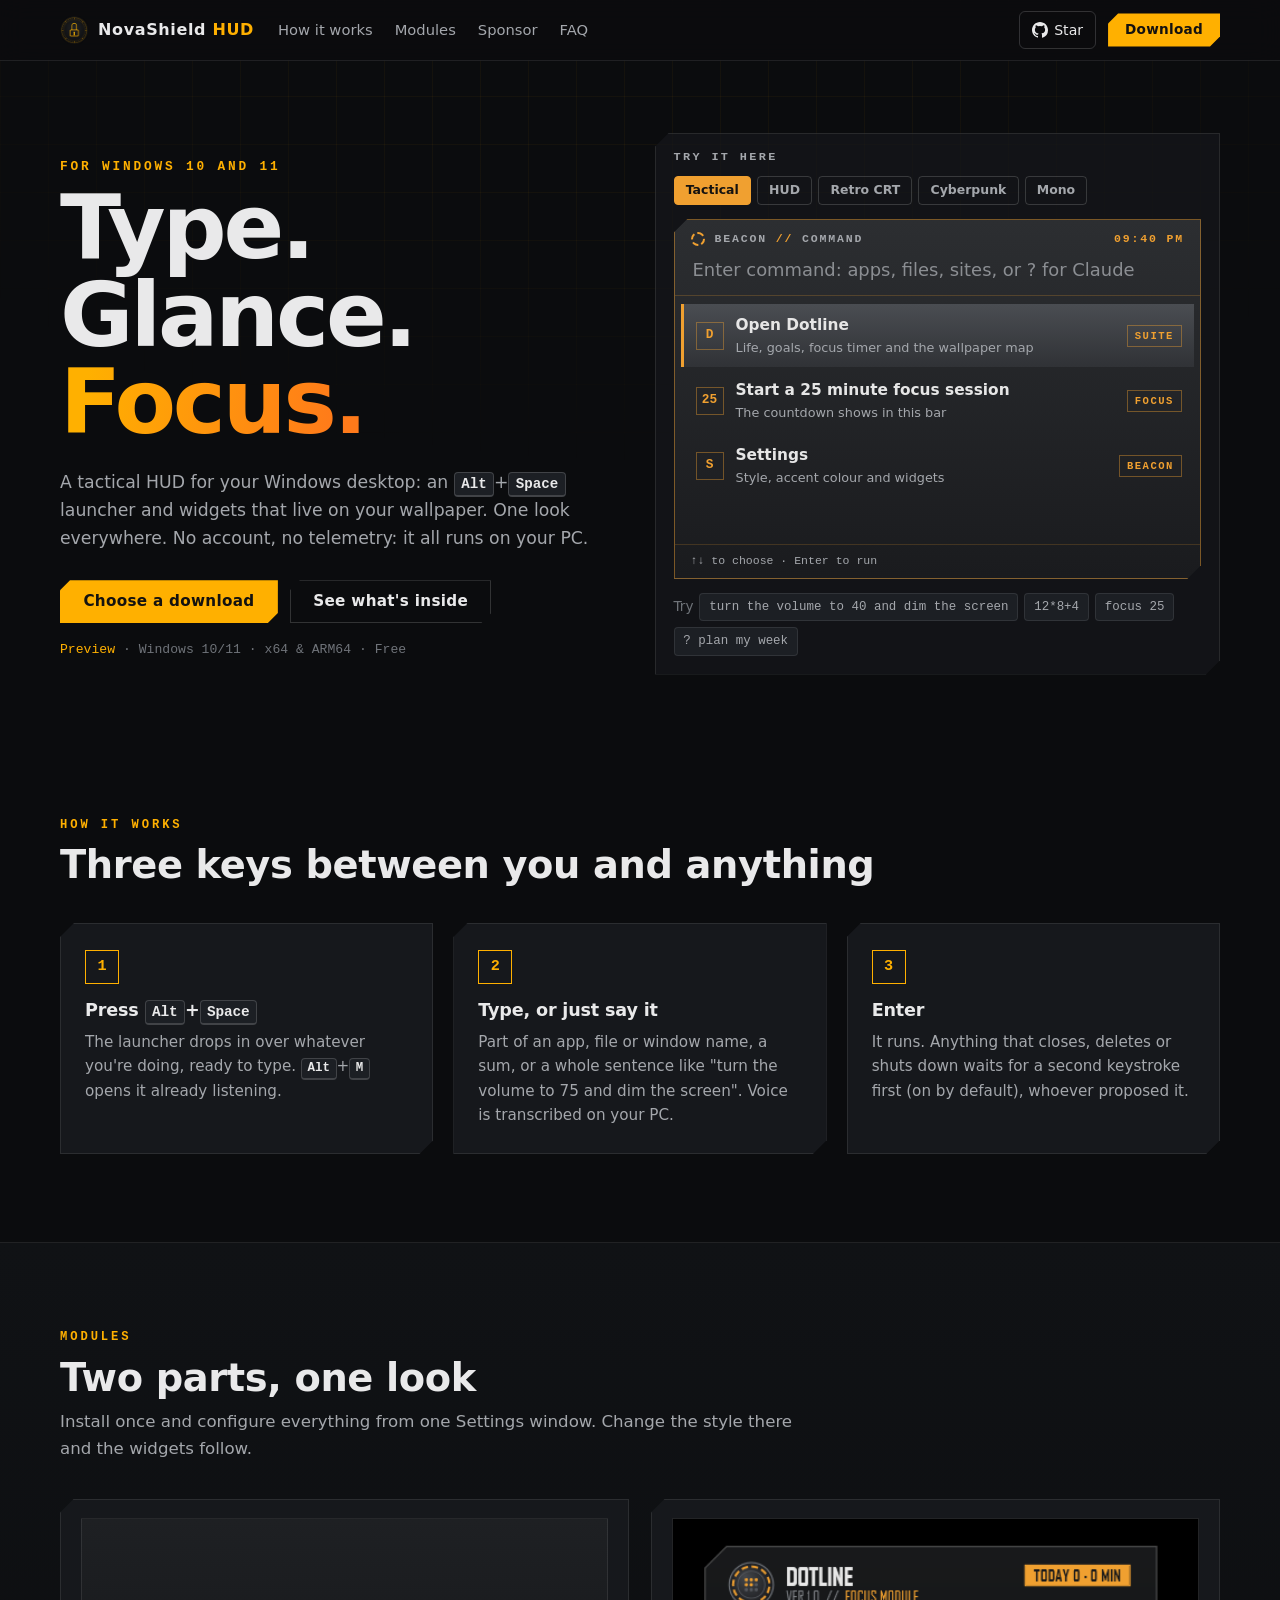
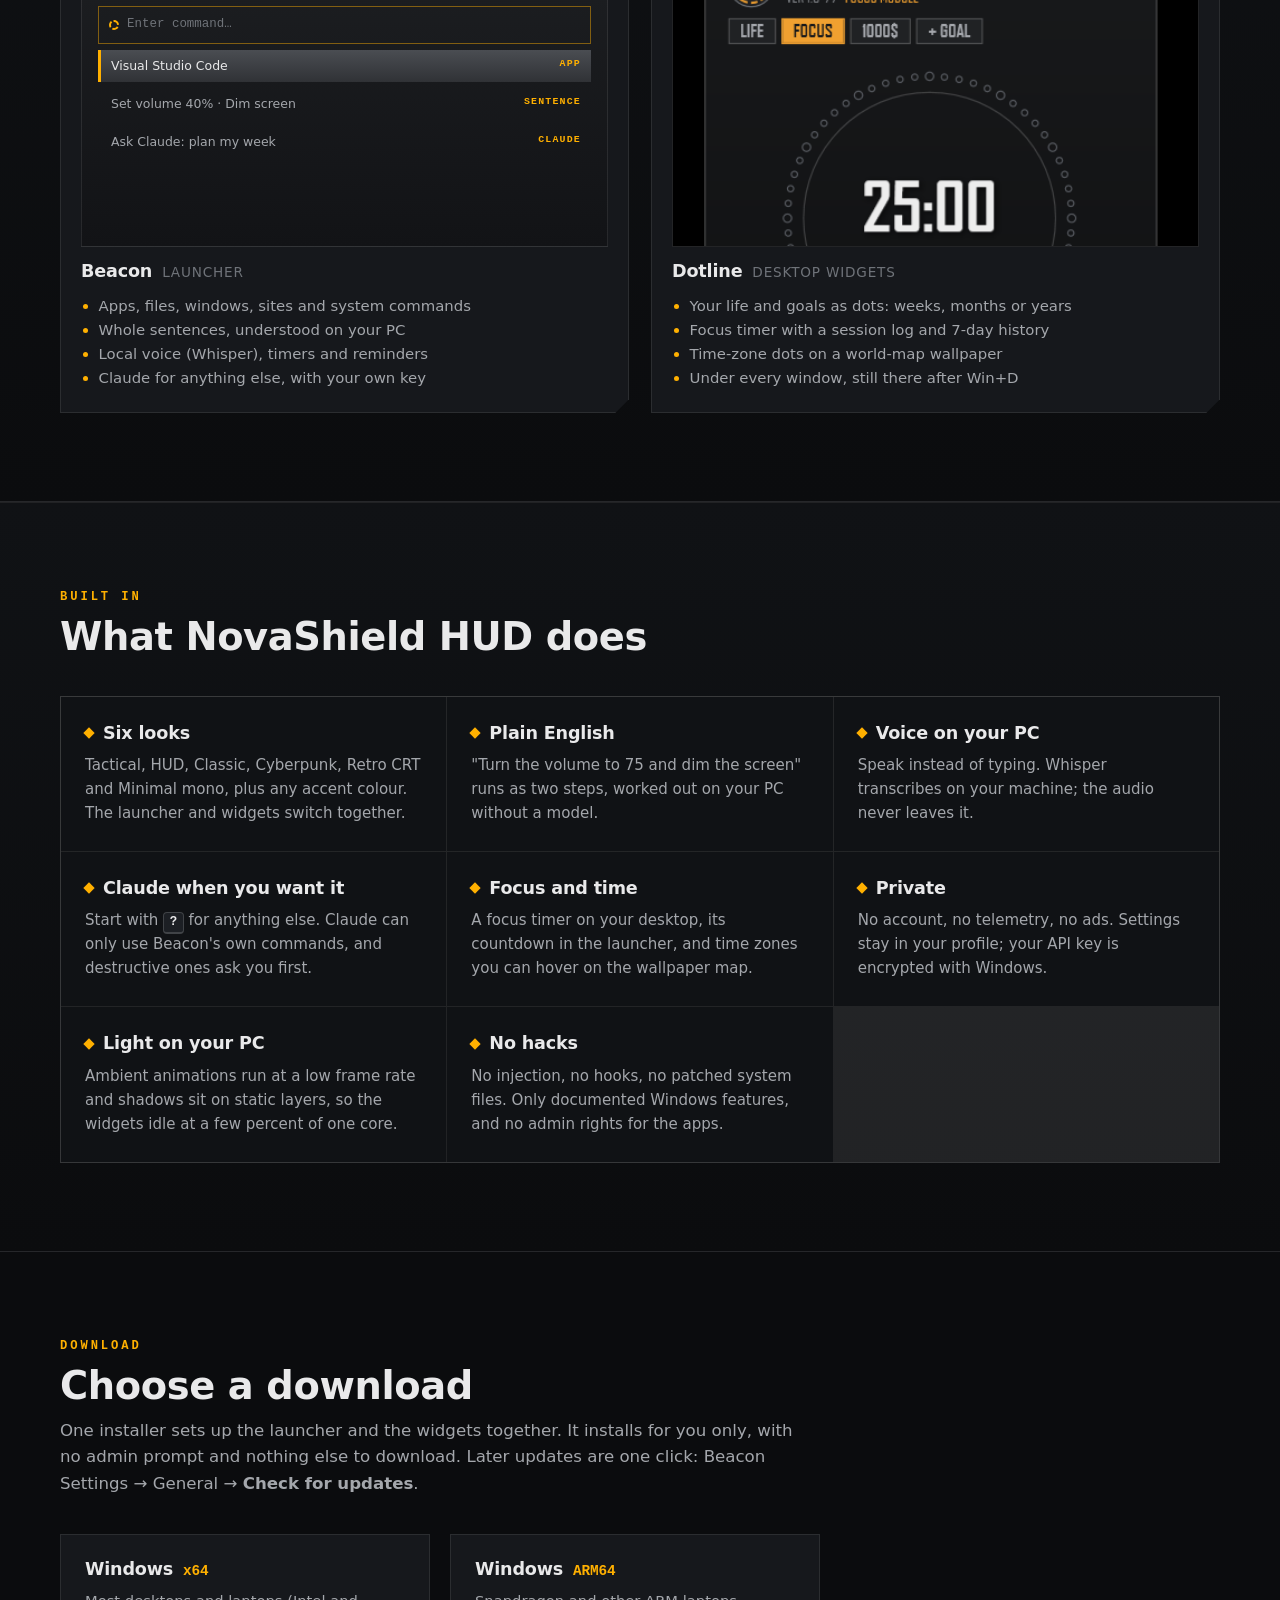
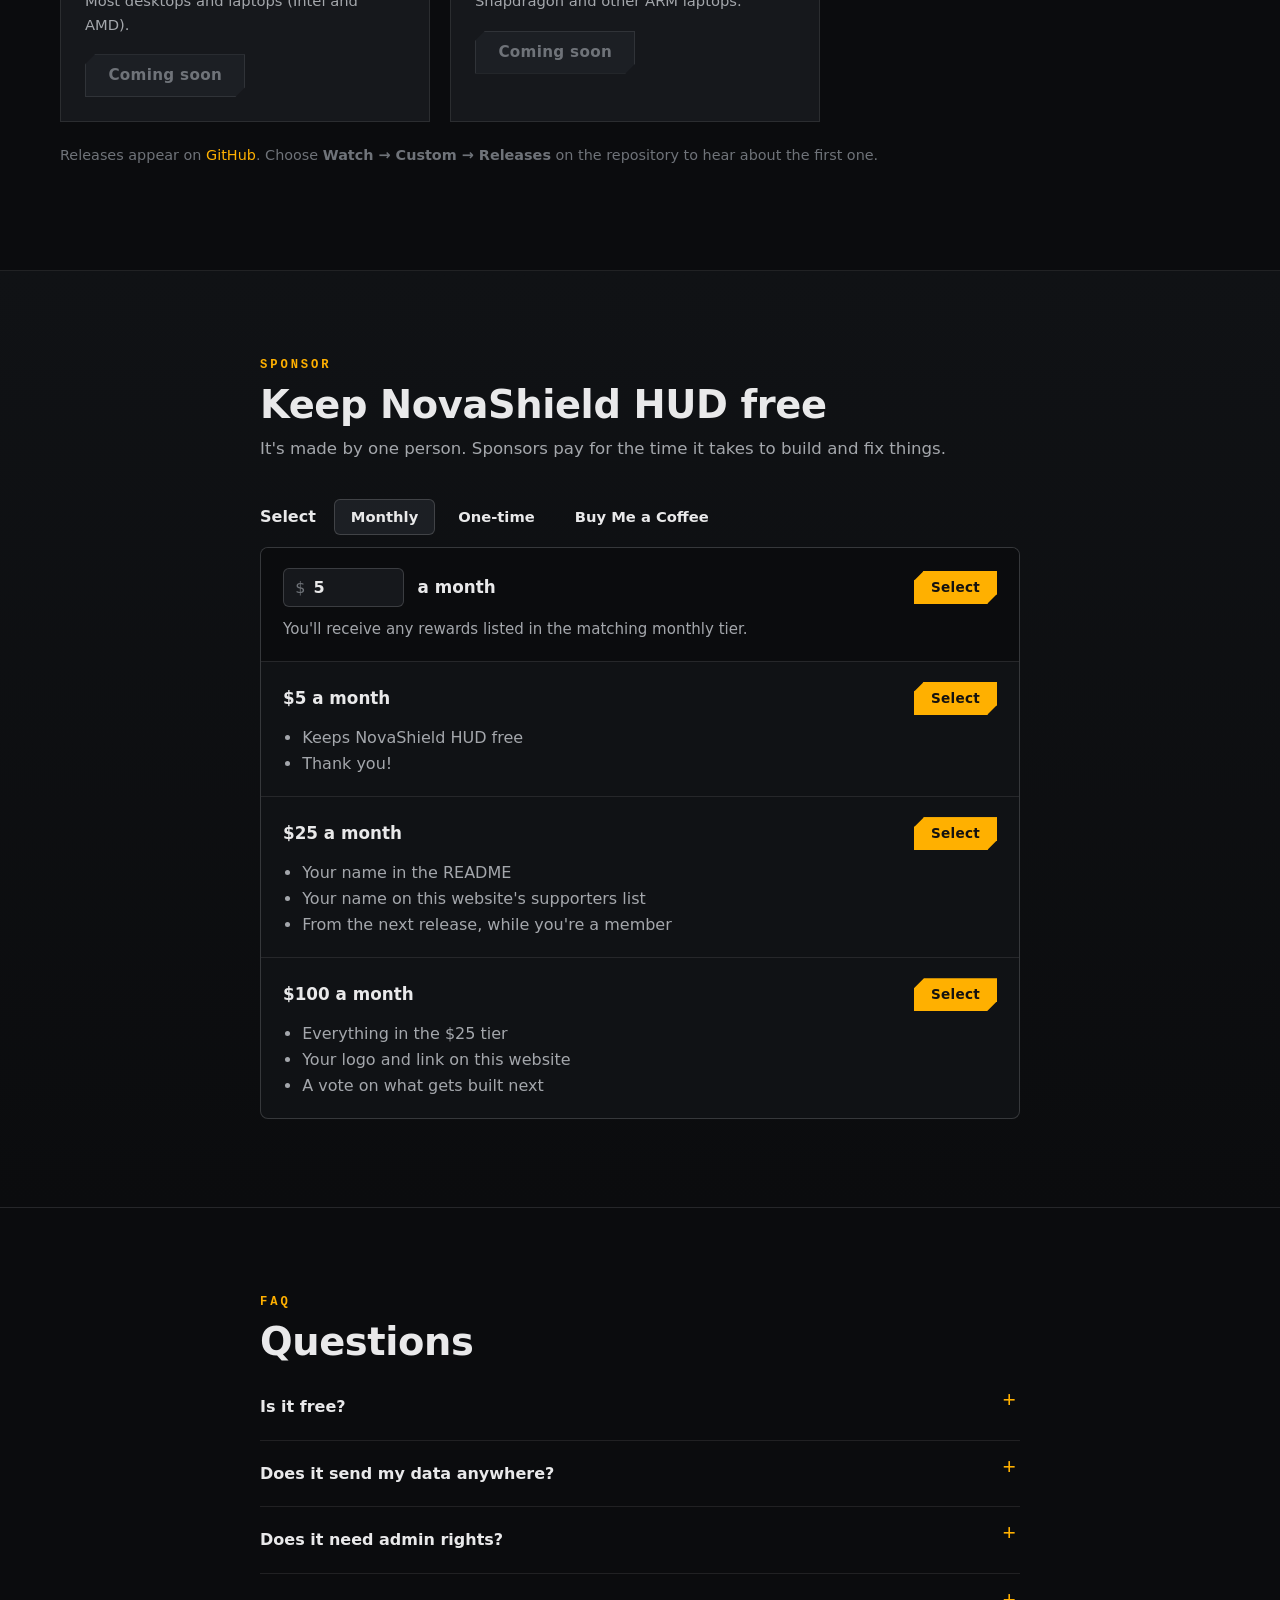
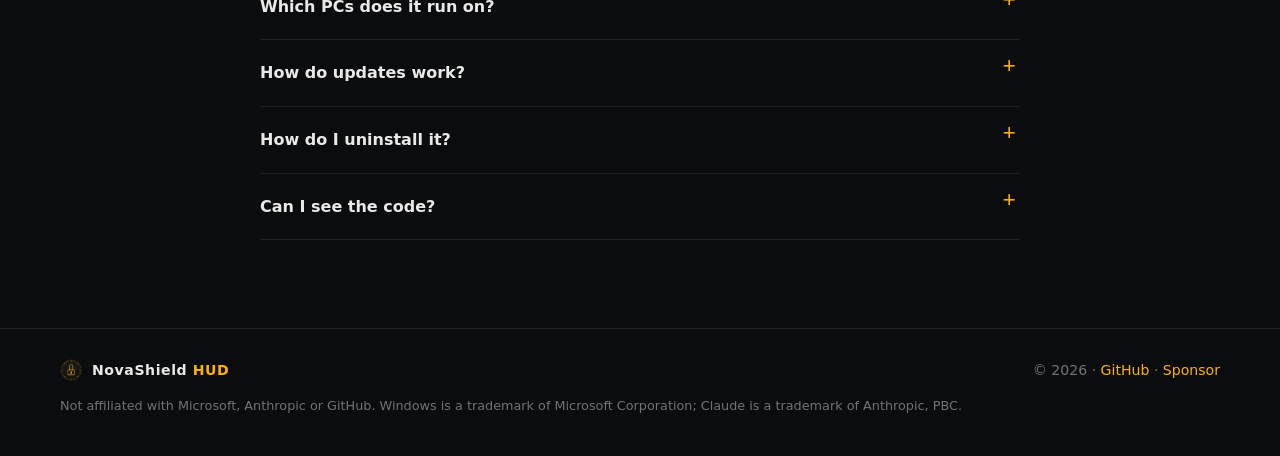
<file: index.html>
<!doctype html>
<html lang="en">
<head>
  <meta charset="utf-8">
  <meta name="viewport" content="width=device-width, initial-scale=1">
  <title>NovaShield HUD: a tactical HUD for your Windows desktop</title>
  <meta name="description" content="An Alt+Space launcher, and widgets on your wallpaper for Windows. One look everywhere. Everything stays on your PC.">
  <meta property="og:title" content="NovaShield HUD">
  <meta property="og:description" content="A tactical HUD for your Windows desktop: a launcher and wallpaper widgets.">
  <meta property="og:image" content="img/focus-timer.png">
  <link rel="icon" href="img/icon-64.png">
  <link rel="apple-touch-icon" href="img/icon-180.png">
  <link rel="stylesheet" href="style.css">
</head>
<body>

<header class="nav">
  <div class="wrap nav-in">
    <a class="brand" href="#top"><img src="img/icon-64.png" alt="" width="28" height="28"><span>NovaShield <b>HUD</b></span></a>
    <nav class="links" aria-label="Sections">
      <a href="#how">How it works</a>
      <a href="#modules">Modules</a>
      <a href="#sponsor">Sponsor</a>
      <a href="#faq">FAQ</a>
    </nav>
    <div class="nav-cta">
      <a class="gh" href="https://github.com/muchkurisrivardhan/vantage" aria-label="Star on GitHub">
        <svg viewBox="0 0 16 16" width="16" height="16" aria-hidden="true"><path fill="currentColor" d="M8 0C3.58 0 0 3.58 0 8c0 3.54 2.29 6.53 5.47 7.59.4.07.55-.17.55-.38v-1.33c-2.23.48-2.7-1.07-2.7-1.07-.36-.92-.89-1.17-.89-1.17-.73-.5.06-.49.06-.49.8.06 1.23.83 1.23.83.72 1.22 1.88.87 2.33.66.07-.52.28-.87.5-1.07-1.78-.2-3.65-.89-3.65-3.95 0-.87.31-1.59.82-2.15-.08-.2-.36-1.02.08-2.12 0 0 .67-.21 2.2.82a7.6 7.6 0 0 1 4 0c1.53-1.04 2.2-.82 2.2-.82.44 1.1.16 1.92.08 2.12.51.56.82 1.27.82 2.15 0 3.07-1.87 3.75-3.65 3.95.29.25.54.73.54 1.48v2.2c0 .21.15.46.55.38A8 8 0 0 0 16 8c0-4.42-3.58-8-8-8Z"/></svg>
        <span>Star</span><span class="stars" id="stars" hidden></span>
      </a>
      <a class="btn btn-sm" href="#download">Download</a>
    </div>
  </div>
</header>

<main id="top">

  <!-- ============================== hero ============================== -->
  <section class="hero">
    <div class="wrap hero-in">
      <div class="hero-copy">
        <p class="kicker">For Windows 10 and 11</p>
        <h1>Type.<br>Glance.<br><span class="grad">Focus.</span></h1>
        <p class="lede">A tactical HUD for your Windows desktop: an <kbd>Alt</kbd>+<kbd>Space</kbd> launcher and widgets that live on your wallpaper. One look everywhere. No account, no telemetry: it all runs on your PC.</p>
        <div class="cta">
          <a class="btn" href="#download">Choose a download</a>
          <a class="btn btn-ghost" href="#modules">See what's inside</a>
        </div>
        <p class="meta"><span>Preview</span> · Windows 10/11 · x64 &amp; ARM64 · Free</p>
      </div>

      <!-- Try it: a working mock of the launcher -->
      <div class="tryit" id="tryit" data-style="tactical">
        <div class="tryit-head">
          <span class="tag">Try it here</span>
          <div class="styles" role="radiogroup" aria-label="Launcher style">
            <button role="radio" aria-checked="true" data-style="tactical">Tactical</button>
            <button role="radio" aria-checked="false" data-style="hud">HUD</button>
            <button role="radio" aria-checked="false" data-style="crt">Retro CRT</button>
            <button role="radio" aria-checked="false" data-style="cyberpunk">Cyberpunk</button>
            <button role="radio" aria-checked="false" data-style="mono">Mono</button>
          </div>
        </div>
        <div class="bar">
          <div class="bar-head"><span class="ring" aria-hidden="true"></span><span class="bar-title">BEACON <i>//</i> COMMAND</span><span class="bar-time" id="clock">--:--</span></div>
          <label class="query">
            <span class="sr">Type a command</span>
            <input id="q" type="text" autocomplete="off" spellcheck="false" placeholder="Enter command: apps, files, sites, or ? for Claude">
          </label>
          <ul class="results" id="results" role="listbox" aria-label="Results"></ul>
          <div class="bar-foot"><span>↑↓ to choose · Enter to run</span><span id="status"></span></div>
        </div>
        <p class="tryit-hint">Try <button class="chip" data-try="turn the volume to 40 and dim the screen">turn the volume to 40 and dim the screen</button> <button class="chip" data-try="12*8+4">12*8+4</button> <button class="chip" data-try="focus 25">focus 25</button> <button class="chip" data-try="? plan my week">? plan my week</button></p>
      </div>
    </div>
  </section>

  <!-- ============================ steps ============================ -->
  <section class="section" id="how">
    <div class="wrap">
      <p class="eyebrow">How it works</p>
      <h2>Three keys between you and anything</h2>
      <ol class="steps">
        <li><span class="num">1</span><h3>Press <kbd>Alt</kbd>+<kbd>Space</kbd></h3><p>The launcher drops in over whatever you're doing, ready to type. <kbd>Alt</kbd>+<kbd>M</kbd> opens it already listening.</p></li>
        <li><span class="num">2</span><h3>Type, or just say it</h3><p>Part of an app, file or window name, a sum, or a whole sentence like "turn the volume to 75 and dim the screen". Voice is transcribed on your PC.</p></li>
        <li><span class="num">3</span><h3>Enter</h3><p>It runs. Anything that closes, deletes or shuts down waits for a second keystroke first (on by default), whoever proposed it.</p></li>
      </ol>
    </div>
  </section>

  <!-- ============================ modules ============================ -->
  <section class="section alt" id="modules">
    <div class="wrap">
      <p class="eyebrow">Modules</p>
      <h2>Two parts, one look</h2>
      <p class="sub">Install once and configure everything from one Settings window. Change the style there and the widgets follow.</p>
      <div class="cards3">
        <article class="card">
          <div class="card-art art-beacon" aria-hidden="true">
            <div class="mini-bar"><span></span>Enter command…</div>
            <div class="mini-row on">Visual Studio Code<em>APP</em></div>
            <div class="mini-row">Set volume 40% · Dim screen<em>SENTENCE</em></div>
            <div class="mini-row">Ask Claude: plan my week<em>CLAUDE</em></div>
          </div>
          <h3>Beacon <span>launcher</span></h3>
          <ul>
            <li>Apps, files, windows, sites and system commands</li>
            <li>Whole sentences, understood on your PC</li>
            <li>Local voice (Whisper), timers and reminders</li>
            <li>Claude for anything else, with your own key</li>
          </ul>
        </article>
        <article class="card">
          <div class="card-art"><img src="img/focus-timer.png" alt="The focus timer widget: a dial of dots counting down a session" loading="lazy"></div>
          <h3>Dotline <span>desktop widgets</span></h3>
          <ul>
            <li>Your life and goals as dots: weeks, months or years</li>
            <li>Focus timer with a session log and 7-day history</li>
            <li>Time-zone dots on a world-map wallpaper</li>
            <li>Under every window, still there after Win+D</li>
          </ul>
        </article>
      </div>
    </div>
  </section>

  <!-- ============================ features ============================ -->
  <section class="section alt">
    <div class="wrap">
      <p class="eyebrow">Built in</p>
      <h2>What NovaShield HUD does</h2>
      <div class="grid">
        <div class="feat"><h3>Six looks</h3><p>Tactical, HUD, Classic, Cyberpunk, Retro CRT and Minimal mono, plus any accent colour. The launcher and widgets switch together.</p></div>
        <div class="feat"><h3>Plain English</h3><p>"Turn the volume to 75 and dim the screen" runs as two steps, worked out on your PC without a model.</p></div>
        <div class="feat"><h3>Voice on your PC</h3><p>Speak instead of typing. Whisper transcribes on your machine; the audio never leaves it.</p></div>
        <div class="feat"><h3>Claude when you want it</h3><p>Start with <kbd>?</kbd> for anything else. Claude can only use Beacon's own commands, and destructive ones ask you first.</p></div>
        <div class="feat"><h3>Focus and time</h3><p>A focus timer on your desktop, its countdown in the launcher, and time zones you can hover on the wallpaper map.</p></div>
        <div class="feat"><h3>Private</h3><p>No account, no telemetry, no ads. Settings stay in your profile; your API key is encrypted with Windows.</p></div>
        <div class="feat"><h3>Light on your PC</h3><p>Ambient animations run at a low frame rate and shadows sit on static layers, so the widgets idle at a few percent of one core.</p></div>
        <div class="feat"><h3>No hacks</h3><p>No injection, no hooks, no patched system files. Only documented Windows features, and no admin rights for the apps.</p></div>
      </div>
    </div>
  </section>

  <!-- ============================ download ============================ -->
  <section class="section" id="download">
    <div class="wrap">
      <p class="eyebrow">Download</p>
      <h2>Choose a download</h2>
      <p class="sub">One installer sets up the launcher and the widgets together. It installs for you only, with no admin prompt and nothing else to download. Later updates are one click: Beacon Settings → General → <b>Check for updates</b>.</p>
      <div class="dl">
        <div class="dl-card">
          <h3>Windows <span>x64</span></h3>
          <p>Most desktops and laptops (Intel and AMD).</p>
          <a class="btn btn-disabled dl-link" data-asset="NovaShieldHUD-Setup-x64.exe" aria-disabled="true">Coming soon</a>
        </div>
        <div class="dl-card">
          <h3>Windows <span>ARM64</span></h3>
          <p>Snapdragon and other ARM laptops.</p>
          <a class="btn btn-disabled dl-link" data-asset="NovaShieldHUD-Setup-arm64.exe" aria-disabled="true">Coming soon</a>
        </div>
      </div>
      <p class="note" id="dl-note">Releases appear on <a href="https://github.com/muchkurisrivardhan/vantage/releases">GitHub</a>. Choose <b>Watch → Custom → Releases</b> on the repository to hear about the first one.</p>
    </div>
  </section>

  <!-- ============================ sponsor ============================ -->
  <section class="section alt" id="sponsor">
    <div class="wrap narrow">
      <p class="eyebrow">Sponsor</p>
      <h2>Keep NovaShield HUD free</h2>
      <p class="sub">It's made by one person. Sponsors pay for the time it takes to build and fix things.</p>

      <div class="sponsor">
        <div class="sp-tabs" role="tablist" aria-label="How to sponsor">
          <span class="sp-label">Select</span>
          <button role="tab" aria-selected="true" data-tab="monthly">Monthly</button>
          <button role="tab" aria-selected="false" data-tab="once">One-time</button>
          <button role="tab" aria-selected="false" data-tab="coffee">Buy Me a Coffee</button>
        </div>

        <div class="sp-panel" data-panel="monthly">
          <div class="tier custom">
            <div class="tier-row"><label class="amount"><span>$</span><input id="monthly-amount" type="number" min="1" step="1" value="5" aria-label="Monthly amount in dollars"></label><b>a month</b><a class="btn btn-sm sponsor-link" data-kind="sponsors" href="#">Select</a></div>
            <p>You'll receive any rewards listed in the matching monthly tier.</p>
          </div>
          <div class="tier">
            <div class="tier-row"><b>$5 a month</b><a class="btn btn-sm sponsor-link" data-kind="sponsors" data-amt="5" href="#">Select</a></div>
            <ul><li>Keeps NovaShield HUD free</li><li>Thank you!</li></ul>
          </div>
          <div class="tier">
            <div class="tier-row"><b>$25 a month</b><a class="btn btn-sm sponsor-link" data-kind="sponsors" data-amt="25" href="#">Select</a></div>
            <ul><li>Your name in the README</li><li>Your name on this website's supporters list</li><li>From the next release, while you're a member</li></ul>
          </div>
          <div class="tier">
            <div class="tier-row"><b>$100 a month</b><a class="btn btn-sm sponsor-link" data-kind="sponsors" data-amt="100" href="#">Select</a></div>
            <ul><li>Everything in the $25 tier</li><li>Your logo and link on this website</li><li>A vote on what gets built next</li></ul>
          </div>
        </div>

        <div class="sp-panel" data-panel="once" hidden>
          <div class="tier">
            <div class="tier-row amounts">
              <button class="amt" data-amt="5">$5</button><button class="amt" data-amt="10">$10</button><button class="amt" data-amt="25">$25</button><button class="amt" data-amt="50">$50</button>
            </div>
            <p>A one-time thank-you through GitHub Sponsors. No account needed beyond GitHub.</p>
            <div class="tier-row"><span></span><a class="btn btn-sm sponsor-link" data-kind="sponsors-once" href="#">Sponsor once</a></div>
          </div>
        </div>

        <div class="sp-panel" data-panel="coffee" hidden>
          <div class="tier">
            <div class="tier-row"><b>Buy me a coffee</b><a class="btn btn-sm sponsor-link" data-kind="coffee" href="#">Open Buy Me a Coffee</a></div>
            <p>Card or PayPal, one-time or monthly, without a GitHub account.</p>
          </div>
        </div>

        <p class="sp-soon" id="sp-soon" hidden>GitHub Sponsors opens soon. Buy Me a Coffee works today.</p>
      </div>
    </div>
  </section>

  <!-- ============================ faq ============================ -->
  <section class="section" id="faq">
    <div class="wrap narrow">
      <p class="eyebrow">FAQ</p>
      <h2>Questions</h2>
      <details><summary>Is it free?</summary><p>Yes. Downloading and using NovaShield HUD is free. Sponsors keep it that way.</p></details>
      <details><summary>Does it send my data anywhere?</summary><p>No. There's no account and no telemetry. It only goes online when you ask Claude (with your own API key) and to fetch website icons for the launcher, which you can turn off.</p></details>
      <details><summary>Does it need admin rights?</summary><p>No. It installs for you only and runs with your normal rights.</p></details>
      <details><summary>Which PCs does it run on?</summary><p>Windows 10 and Windows 11, on x64 (Intel and AMD) and ARM64 (Snapdragon) PCs.</p></details>
      <details><summary>How do updates work?</summary><p>Beacon never checks on its own. In Settings → General, <b>Check for updates</b> looks at the latest GitHub release; <b>Update</b> downloads it, checks its SHA-256 against the release, installs it and restarts Beacon. Your settings stay as they are.</p></details>
      <details><summary>How do I uninstall it?</summary><p>Settings → Apps → Installed apps → NovaShield HUD → Uninstall. Your settings folders are left in case you reinstall.</p></details>
      <details><summary>Can I see the code?</summary><p>Yes, it's public to read on <a href="https://github.com/muchkurisrivardhan/vantage">GitHub</a>. It isn't open source: the app is free to install and use, and all other rights are reserved. The open-source parts it's built on are listed, with their licences, in THIRD-PARTY-NOTICES.txt.</p></details>
    </div>
  </section>

</main>

<footer class="foot">
  <div class="wrap foot-in">
    <span class="brand"><img src="img/icon-64.png" alt="" width="22" height="22"><span>NovaShield <b>HUD</b></span></span>
    <span>© 2026 · <a href="https://github.com/muchkurisrivardhan/vantage">GitHub</a> · <a href="#sponsor">Sponsor</a></span>
    <span class="fine">Not affiliated with Microsoft, Anthropic or GitHub. Windows is a trademark of Microsoft Corporation; Claude is a trademark of Anthropic, PBC.</span>
  </div>
</footer>

<script src="app.js"></script>
</body>
</html>
</file>
<file: style.css>
/* NovaShield HUD: one dark, tactical page. Colours are tokens so the try-it panel can
   re-skin itself per launcher style. */
:root {
  color-scheme: dark;
  --bg: #0b0c0e;
  --bg-2: #101215;
  --panel: #16181c;
  --panel-2: #1c1f24;
  --line: rgba(255, 255, 255, .09);
  --line-2: rgba(255, 255, 255, .16);
  --text: #e9e9ea;
  --dim: #a4a7ac;
  --faint: #6f7379;
  --accent: #ffb000;
  --accent-2: #ff7a1a;
  --ink: #141210;
  --cut: 14px;
  --sans: "Bahnschrift", "DIN Alternate", "Segoe UI Variable Text", "Segoe UI", system-ui, -apple-system, sans-serif;
  --mono: "Cascadia Mono", "Cascadia Code", Consolas, "SF Mono", ui-monospace, monospace;
  --wrap: 1160px;
}

* { box-sizing: border-box; }
html { scroll-behavior: smooth; scroll-padding-top: 72px; }
@media (prefers-reduced-motion: reduce) { html { scroll-behavior: auto; } *, *::before, *::after { animation: none !important; transition: none !important; } }

body {
  margin: 0;
  background: var(--bg);
  color: var(--text);
  font: 16px/1.6 var(--sans);
  -webkit-font-smoothing: antialiased;
  overflow-x: hidden;
}
/* Faint HUD grid behind everything, fading toward the bottom. */
body::before {
  content: ""; position: fixed; inset: 0; pointer-events: none; z-index: -1;
  background:
    linear-gradient(rgba(255, 176, 0, .045) 1px, transparent 1px) 0 0 / 48px 48px,
    linear-gradient(90deg, rgba(255, 176, 0, .045) 1px, transparent 1px) 0 0 / 48px 48px;
  mask-image: radial-gradient(ellipse 90% 70% at 50% 0%, #000 30%, transparent 75%);
}

a { color: var(--accent); text-decoration: none; }
a:hover { text-decoration: underline; }
img { max-width: 100%; height: auto; display: block; }
kbd {
  font: 600 .82em/1 var(--mono); padding: .2em .45em; border-radius: 4px;
  border: 1px solid var(--line-2); border-bottom-width: 2px; background: var(--panel-2); color: var(--text);
}
h1, h2, h3 { line-height: 1.15; margin: 0; letter-spacing: -.01em; }
h2 { font-size: clamp(1.7rem, 3.2vw, 2.4rem); margin-bottom: .6rem; }
h3 { font-size: 1.1rem; }
.sr { position: absolute; width: 1px; height: 1px; overflow: hidden; clip-path: inset(50%); }

.wrap { width: min(100% - 32px, var(--wrap)); margin-inline: auto; }
.wrap.narrow { width: min(100% - 32px, 760px); }

/* ---------- buttons ---------- */
.btn {
  display: inline-flex; align-items: center; justify-content: center; gap: .5rem;
  padding: .8rem 1.4rem; font: 700 .95rem/1 var(--sans); letter-spacing: .02em;
  background: var(--accent); color: var(--ink); border: 1px solid var(--accent);
  clip-path: polygon(10px 0, 100% 0, 100% calc(100% - 10px), calc(100% - 10px) 100%, 0 100%, 0 10px);
  cursor: pointer; transition: filter .15s, transform .15s;
}
.btn:hover { text-decoration: none; filter: brightness(1.1); transform: translateY(-1px); }
.btn:focus-visible { outline: 2px solid var(--text); outline-offset: 3px; }
.btn-ghost { background: transparent; color: var(--text); border-color: var(--line-2); }
.btn-ghost:hover { border-color: var(--accent); }
.btn-sm { padding: .55rem 1rem; font-size: .85rem; }
.btn-disabled { background: var(--panel-2); color: var(--faint); border-color: var(--line); cursor: default; }
.btn-disabled:hover { filter: none; transform: none; }

/* ---------- nav ---------- */
.nav {
  position: sticky; top: 0; z-index: 10;
  background: rgba(11, 12, 14, .82); backdrop-filter: blur(12px);
  border-bottom: 1px solid var(--line);
}
.nav-in { display: flex; align-items: center; gap: 24px; height: 60px; }
.brand { display: inline-flex; align-items: center; gap: 10px; color: var(--text); font-weight: 600; letter-spacing: .04em; }
.brand:hover { text-decoration: none; }
.brand b { color: var(--accent); }
.links { display: flex; gap: 22px; margin-right: auto; }
.links a { color: var(--dim); font-size: .92rem; }
.links a:hover { color: var(--text); text-decoration: none; }
.nav-cta { display: flex; align-items: center; gap: 12px; }
.gh {
  display: inline-flex; align-items: center; gap: 6px; color: var(--text); font-size: .88rem;
  padding: .45rem .75rem; border: 1px solid var(--line-2); border-radius: 6px;
}
.gh:hover { border-color: var(--accent); text-decoration: none; }
.stars { color: var(--accent); font-family: var(--mono); }
@media (max-width: 860px) { .links { display: none; } .nav-in { justify-content: space-between; } }
.brand span { white-space: nowrap; }
@media (max-width: 420px) { .gh > span:not(.stars) { display: none; } .nav-in { gap: 12px; } }

/* ---------- hero ---------- */
.hero { padding: 72px 0 56px; }
.hero-in { display: grid; grid-template-columns: 1fr 1.05fr; gap: 56px; align-items: center; }
@media (max-width: 960px) { .hero-in { grid-template-columns: 1fr; gap: 40px; } .hero { padding-top: 40px; } }
.badge {
  display: inline-flex; align-items: center; gap: 10px; max-width: 100%;
  padding: .45rem .9rem; border: 1px solid rgba(255, 176, 0, .35); border-radius: 999px;
  background: rgba(255, 176, 0, .07); color: var(--text); font-size: .85rem;
}
.badge:hover { text-decoration: none; border-color: var(--accent); }
.badge .dot { width: 7px; height: 7px; border-radius: 50%; background: var(--accent); box-shadow: 0 0 10px var(--accent); flex: none; }
.kicker { margin: 26px 0 10px; color: var(--accent); font: 600 .8rem/1 var(--mono); letter-spacing: .22em; text-transform: uppercase; }
h1 { font-size: clamp(3rem, 7.5vw, 5.6rem); font-weight: 800; letter-spacing: -.035em; line-height: .98; }
.grad { background: linear-gradient(100deg, var(--accent) 10%, var(--accent-2) 90%); -webkit-background-clip: text; background-clip: text; color: transparent; }
.lede { margin: 22px 0 28px; color: var(--dim); font-size: 1.08rem; max-width: 34rem; }
.cta { display: flex; gap: 12px; flex-wrap: wrap; }
.meta { margin-top: 18px; color: var(--faint); font: .82rem/1.4 var(--mono); }
.meta span { color: var(--accent); }

/* ---------- try it: a mock of the launcher, re-skinned per style ---------- */
.tryit {
  --a: #f0a030; --surface: linear-gradient(180deg, #2c2e31, #1a1b1e); --row: rgba(255,255,255,.04);
  --rowon: linear-gradient(180deg, #4a4d52, #303236); --t1: #e6e6e6; --t2: #a4a7ac; --font: var(--sans); --cut: 14px; --glow: none;
  padding: 18px; border: 1px solid var(--line); background: rgba(22, 24, 28, .7);
  clip-path: polygon(var(--cut) 0, 100% 0, 100% calc(100% - var(--cut)), calc(100% - var(--cut)) 100%, 0 100%, 0 var(--cut));
  min-width: 0;
}
.tryit[data-style="hud"] { --a: #35e6ff; --surface: rgba(4, 11, 21, .97); --rowon: linear-gradient(90deg, rgba(53,230,255,.22), rgba(53,230,255,.02)); --t1: #e8fbff; --t2: rgba(160,230,240,.75); --glow: 0 0 24px rgba(53,230,255,.35); }
.tryit[data-style="crt"] { --a: #33ff66; --surface: rgba(2, 10, 4, .98); --rowon: rgba(51,255,102,.14); --t1: #c8ffd6; --t2: rgba(51,255,102,.72); --font: var(--mono); --glow: 0 0 20px rgba(51,255,102,.3); }
.tryit[data-style="cyberpunk"] { --a: #ff2e97; --surface: rgba(18, 4, 34, .97); --rowon: linear-gradient(90deg, rgba(255,46,151,.25), rgba(0,240,255,.05)); --t1: #f7ecff; --t2: rgba(0,240,255,.8); --glow: 0 0 28px rgba(255,46,151,.4); }
.tryit[data-style="mono"] { --a: #e8e8e8; --surface: rgba(16,16,16,.97); --rowon: rgba(255,255,255,.1); --t1: #f2f2f2; --t2: rgba(255,255,255,.55); --cut: 0px; }

.tryit-head { display: flex; align-items: center; justify-content: space-between; gap: 12px; flex-wrap: wrap; margin-bottom: 14px; }
.tag { font: 600 .74rem/1 var(--mono); letter-spacing: .2em; text-transform: uppercase; color: var(--dim); }
.styles { display: flex; gap: 6px; flex-wrap: wrap; }
.styles button {
  font: 600 .78rem/1 var(--sans); padding: .45rem .7rem; color: var(--dim); background: transparent;
  border: 1px solid var(--line-2); border-radius: 4px; cursor: pointer;
}
.styles button[aria-checked="true"] { color: var(--ink); background: var(--a); border-color: var(--a); }
.styles button:focus-visible { outline: 2px solid var(--text); outline-offset: 2px; }

.bar {
  background: var(--surface); border: 1px solid color-mix(in srgb, var(--a) 45%, transparent);
  box-shadow: var(--glow), 0 20px 50px rgba(0,0,0,.5); font-family: var(--font); color: var(--t1);
  clip-path: polygon(var(--cut) 0, 100% 0, 100% calc(100% - var(--cut)), calc(100% - var(--cut)) 100%, 0 100%, 0 var(--cut));
  transition: background .25s, border-color .25s;
}
.tryit[data-style="crt"] .bar { background-image: repeating-linear-gradient(0deg, rgba(0,0,0,.28) 0 1px, transparent 1px 3px); background-color: rgb(2, 10, 4); }
.bar-head { display: flex; align-items: center; gap: 10px; padding: 12px 16px 0; font: 600 .72rem/1 var(--mono); letter-spacing: .16em; color: var(--t2); }
.bar-title i { color: var(--a); font-style: normal; }
.bar-time { margin-left: auto; color: var(--a); }
.ring { width: 14px; height: 14px; border-radius: 50%; border: 2px dashed var(--a); animation: spin 6s linear infinite; }
@keyframes spin { to { transform: rotate(360deg); } }
.query { display: block; padding: 10px 16px 12px; border-bottom: 1px solid color-mix(in srgb, var(--a) 22%, transparent); }
.query input {
  width: 100%; border: 0; outline: 0; background: transparent; color: var(--t1); caret-color: var(--a);
  font: 500 1.12rem/1.4 var(--font);
}
.query input::placeholder { color: var(--t2); opacity: .8; }
.results { list-style: none; margin: 0; padding: 6px; min-height: 248px; }
.results li {
  display: flex; align-items: center; gap: 12px; padding: 9px 12px; margin: 2px 0; cursor: pointer;
  border-left: 3px solid transparent; transition: background .12s;
}
.results li[aria-selected="true"] { background: var(--rowon); border-left-color: var(--a); }
.results .glyph { width: 28px; height: 28px; flex: none; display: grid; place-items: center; border: 1px solid color-mix(in srgb, var(--a) 40%, transparent); color: var(--a); font: 700 .8rem/1 var(--mono); }
.results .t { display: block; font-weight: 600; font-size: .96rem; }
.results .s { display: block; font-size: .8rem; color: var(--t2); }
.results .src { margin-left: auto; font: 600 .66rem/1 var(--mono); letter-spacing: .14em; color: var(--a); border: 1px solid color-mix(in srgb, var(--a) 40%, transparent); padding: .3rem .45rem; }
.bar-foot { display: flex; justify-content: space-between; gap: 10px; padding: 9px 16px; border-top: 1px solid color-mix(in srgb, var(--a) 18%, transparent); font: .72rem/1.3 var(--mono); color: var(--t2); }
#status { color: var(--a); text-align: right; }
.tryit-hint { margin: 14px 0 0; color: var(--faint); font-size: .85rem; display: flex; flex-wrap: wrap; gap: 6px; align-items: center; }
.chip { font: .78rem/1.2 var(--mono); color: var(--dim); background: var(--panel-2); border: 1px solid var(--line); padding: .35rem .55rem; cursor: pointer; border-radius: 4px; text-align: left; }
.chip:hover { color: var(--text); border-color: var(--accent); }

/* ---------- sections ---------- */
.section { padding: 88px 0; }
.section.alt { background: linear-gradient(180deg, var(--bg-2), var(--bg)); border-block: 1px solid var(--line); }
.eyebrow { margin: 0 0 12px; color: var(--accent); font: 600 .76rem/1 var(--mono); letter-spacing: .24em; text-transform: uppercase; }
.sub { color: var(--dim); max-width: 46rem; margin: 0 0 36px; font-size: 1.04rem; }

.steps { list-style: none; padding: 0; margin: 36px 0 0; display: grid; grid-template-columns: repeat(3, 1fr); gap: 20px; }
@media (max-width: 860px) { .steps { grid-template-columns: 1fr; } }
.steps li { position: relative; padding: 26px 24px; background: var(--panel); border: 1px solid var(--line); clip-path: polygon(var(--cut) 0, 100% 0, 100% calc(100% - var(--cut)), calc(100% - var(--cut)) 100%, 0 100%, 0 var(--cut)); }
.steps .num { display: inline-grid; place-items: center; width: 34px; height: 34px; margin-bottom: 16px; border: 1px solid var(--accent); color: var(--accent); font: 700 .95rem/1 var(--mono); }
.steps p { color: var(--dim); margin: 10px 0 0; font-size: .95rem; }

.cards3 { display: grid; grid-template-columns: repeat(2, 1fr); gap: 22px; }
@media (max-width: 960px) { .cards3 { grid-template-columns: 1fr; } }
.card { background: var(--panel); border: 1px solid var(--line); padding: 18px 20px 22px; display: flex; flex-direction: column; gap: 14px; clip-path: polygon(var(--cut) 0, 100% 0, 100% calc(100% - var(--cut)), calc(100% - var(--cut)) 100%, 0 100%, 0 var(--cut)); }
.card h3 span { color: var(--faint); font-weight: 400; font-size: .85rem; letter-spacing: .06em; text-transform: uppercase; margin-left: 4px; }
.card ul { margin: 0; padding-left: 1.1rem; color: var(--dim); font-size: .93rem; }
.card li::marker { color: var(--accent); }
.card-art { aspect-ratio: 16 / 10; overflow: hidden; background: #0d0e10; border: 1px solid var(--line); display: grid; place-items: center; }
.card-art img { width: 100%; height: 100%; object-fit: cover; }
.art-beacon { padding: 16px; place-items: stretch; align-content: center; gap: 6px; background: linear-gradient(180deg, #1e2023, #121316); font-size: .78rem; }
.mini-bar { display: flex; align-items: center; gap: 8px; padding: 8px 10px; border: 1px solid rgba(255,176,0,.45); color: var(--faint); font-family: var(--mono); }
.mini-bar span { width: 10px; height: 10px; border-radius: 50%; border: 2px dashed var(--accent); }
.mini-row { display: flex; justify-content: space-between; gap: 8px; padding: 6px 10px; border-left: 3px solid transparent; color: var(--dim); }
.mini-row.on { background: linear-gradient(180deg, #4a4d52, #303236); border-left-color: var(--accent); color: var(--text); }
.mini-row em { font: normal 600 .62rem/1.6 var(--mono); color: var(--accent); letter-spacing: .12em; }

/* ---------- features ---------- */
.grid { display: grid; grid-template-columns: repeat(3, 1fr); gap: 1px; background: var(--line); border: 1px solid var(--line); margin-top: 36px; }
@media (max-width: 960px) { .grid { grid-template-columns: repeat(2, 1fr); } }
@media (max-width: 620px) { .grid { grid-template-columns: 1fr; } }
.feat { background: var(--bg-2); padding: 26px 24px; }
.feat h3 { display: flex; align-items: center; gap: 10px; }
.feat h3::before { content: ""; width: 8px; height: 8px; background: var(--accent); transform: rotate(45deg); flex: none; }
.feat p { color: var(--dim); margin: 10px 0 0; font-size: .94rem; }

/* ---------- download ---------- */
.dl { display: grid; grid-template-columns: repeat(2, 1fr); gap: 20px; max-width: 760px; }
@media (max-width: 620px) { .dl { grid-template-columns: 1fr; } }
.dl-card { padding: 24px; background: var(--panel); border: 1px solid var(--line); display: flex; flex-direction: column; gap: 10px; align-items: flex-start; }
.dl-card h3 span { color: var(--accent); font-family: var(--mono); font-size: .9rem; margin-left: 4px; }
.dl-card p { margin: 0 0 8px; color: var(--dim); font-size: .92rem; }
.note { color: var(--faint); font-size: .9rem; margin-top: 22px; }

/* ---------- sponsor (mirrors the familiar GitHub Sponsors tiers) ---------- */
.sponsor { margin-top: 10px; }
.sp-tabs { display: flex; align-items: center; gap: 6px; margin-bottom: 12px; flex-wrap: wrap; }
.sp-label { font-weight: 700; margin-right: 12px; }
.sp-tabs button { font: 600 .92rem/1 var(--sans); color: var(--text); background: transparent; border: 1px solid transparent; padding: .6rem 1rem; border-radius: 6px; cursor: pointer; }
.sp-tabs button[aria-selected="true"] { background: var(--panel-2); border-color: var(--line-2); }
.sp-tabs button:focus-visible { outline: 2px solid var(--accent); }
.sp-panel { border: 1px solid var(--line-2); border-radius: 8px; overflow: hidden; background: var(--bg-2); }
.tier { padding: 20px 22px; border-top: 1px solid var(--line); }
.tier:first-child { border-top: 0; }
.tier.custom { background: var(--bg); }
.tier-row { display: flex; align-items: center; gap: 14px; justify-content: space-between; flex-wrap: wrap; }
.tier-row b { font-size: 1.05rem; }
.tier ul { margin: 10px 0 0; padding-left: 1.2rem; color: var(--dim); }
.tier p { margin: 10px 0 0; color: var(--dim); font-size: .94rem; }
.tier .btn { margin-left: auto; }
.amount { display: inline-flex; align-items: center; gap: 6px; border: 1px solid var(--line-2); border-radius: 6px; padding: .35rem .7rem; background: var(--panel); }
.amount span { color: var(--faint); }
.amount input { width: 5rem; border: 0; outline: 0; background: transparent; color: var(--text); font: 700 1rem/1 var(--sans); }
.amounts { justify-content: flex-start; }
.amt { font: 700 .95rem/1 var(--sans); color: var(--text); background: var(--panel); border: 1px solid var(--line-2); padding: .65rem 1rem; border-radius: 6px; cursor: pointer; }
.amt[aria-pressed="true"] { border-color: var(--accent); background: rgba(255,176,0,.1); }
.sp-soon { margin: 14px 0 0; color: var(--accent); font-size: .92rem; }

/* ---------- faq ---------- */
details { border-bottom: 1px solid var(--line); padding: 4px 0; }
summary { cursor: pointer; list-style: none; padding: 16px 32px 16px 0; font-weight: 600; position: relative; }
summary::-webkit-details-marker { display: none; }
summary::after { content: "+"; position: absolute; right: 4px; top: 12px; color: var(--accent); font: 400 1.4rem/1 var(--mono); }
details[open] summary::after { content: "\2212"; }
details p { margin: 0 0 18px; color: var(--dim); }

/* ---------- footer ---------- */
.foot { border-top: 1px solid var(--line); padding: 30px 0 40px; color: var(--faint); font-size: .88rem; }
.foot-in { display: flex; flex-wrap: wrap; gap: 14px 28px; align-items: center; justify-content: space-between; }
.foot .fine { flex-basis: 100%; font-size: .8rem; }
</file>
